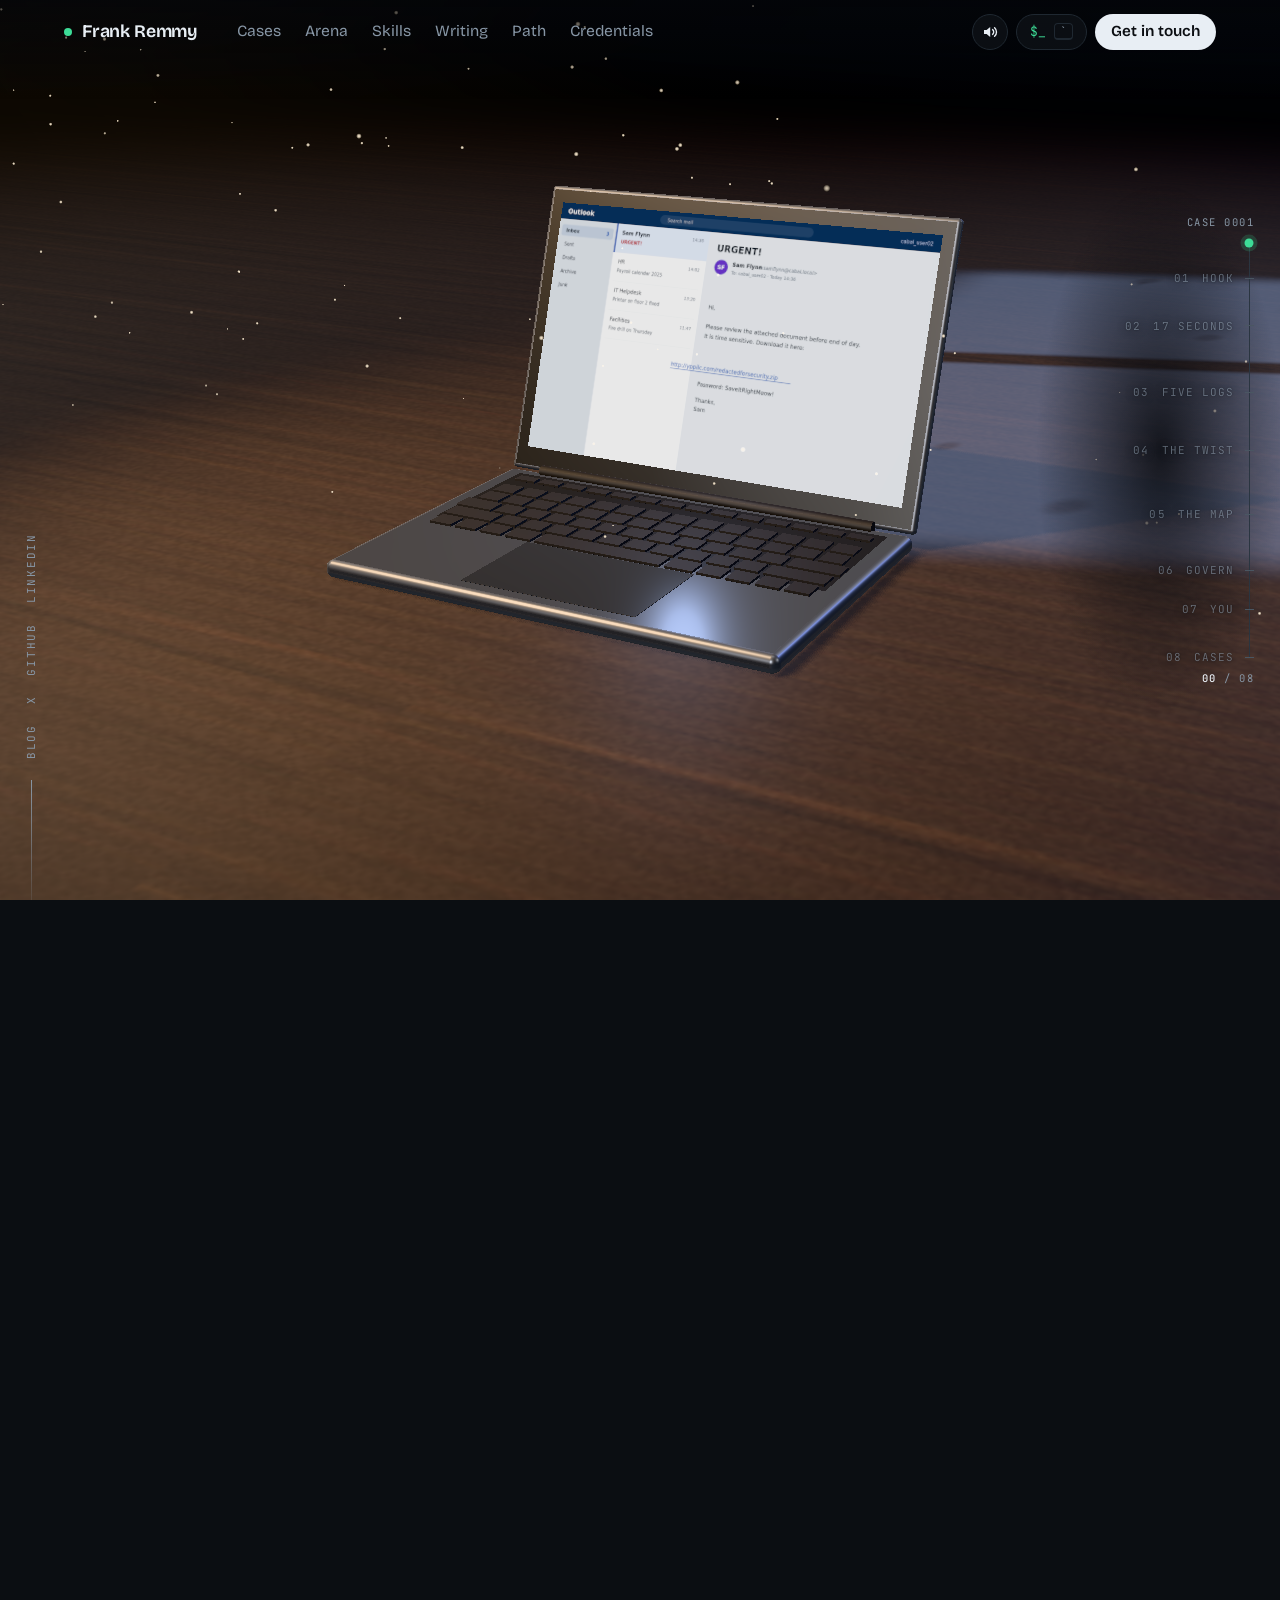
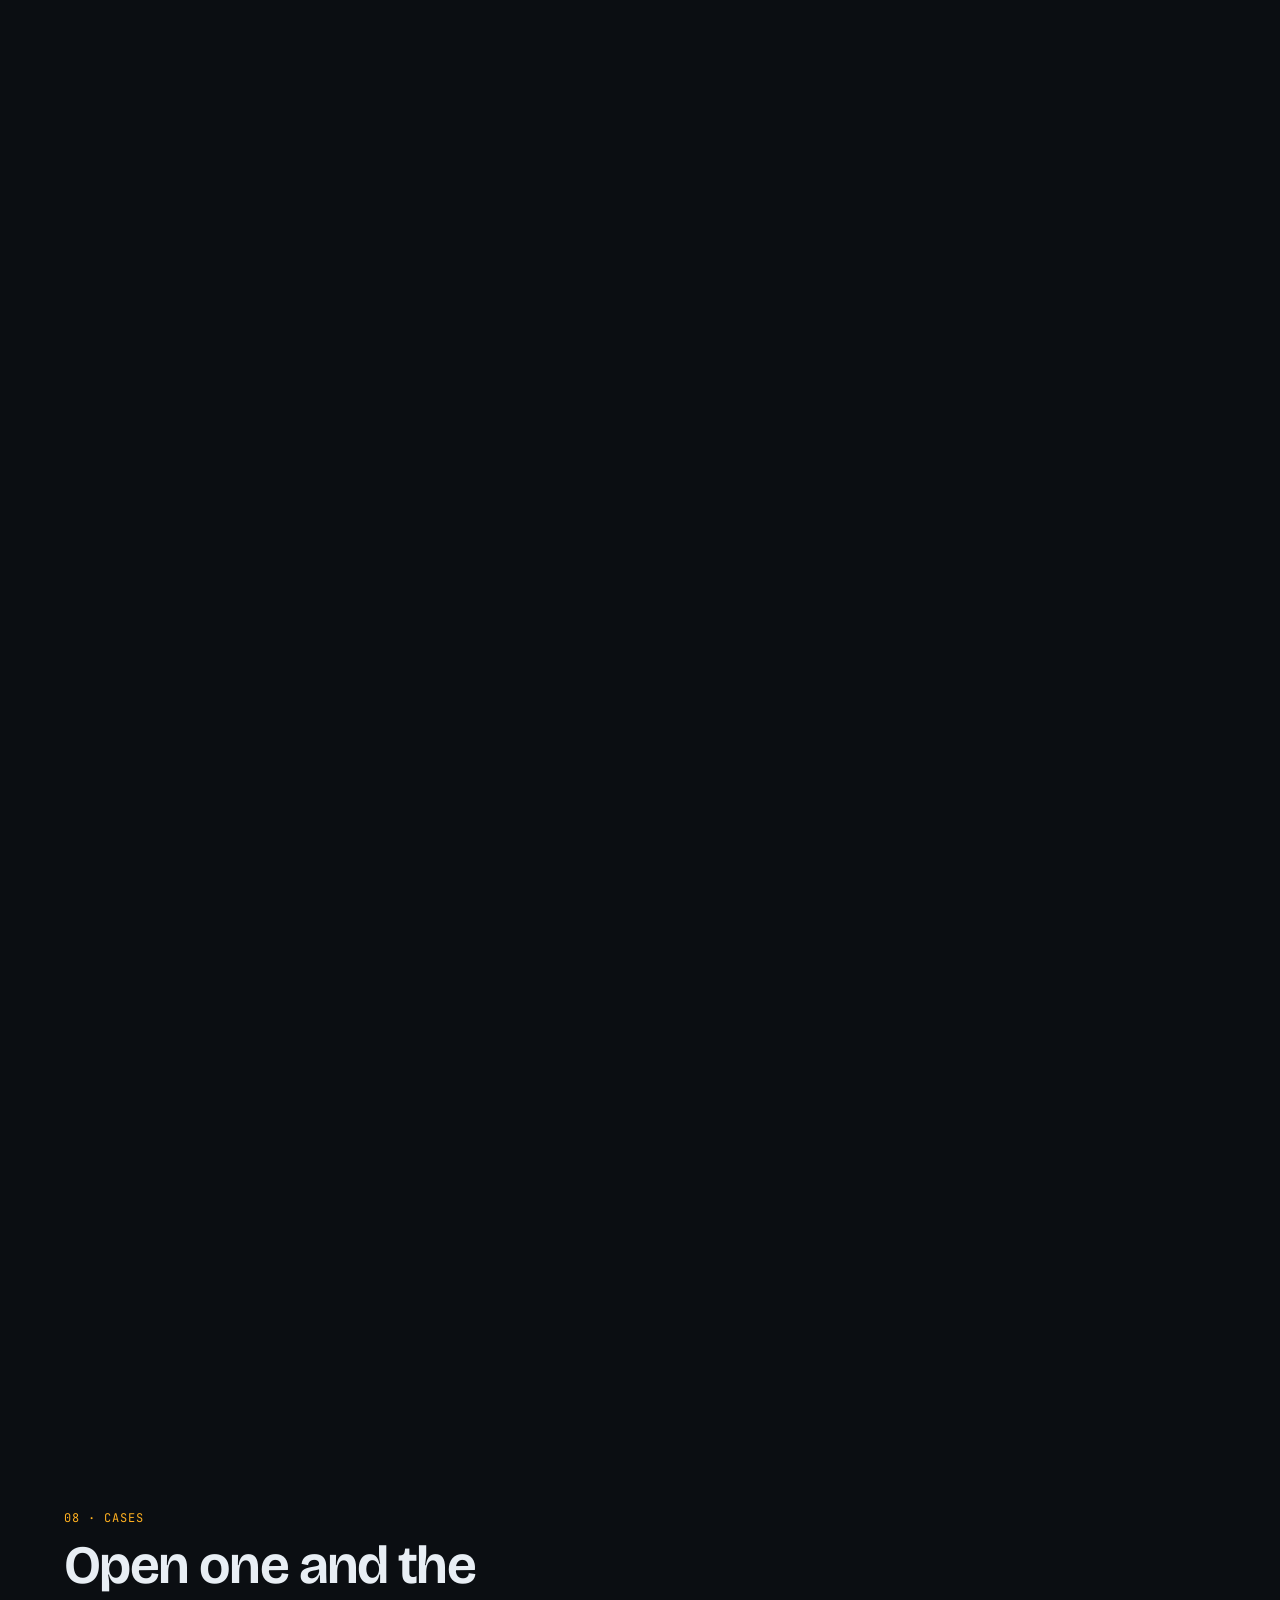
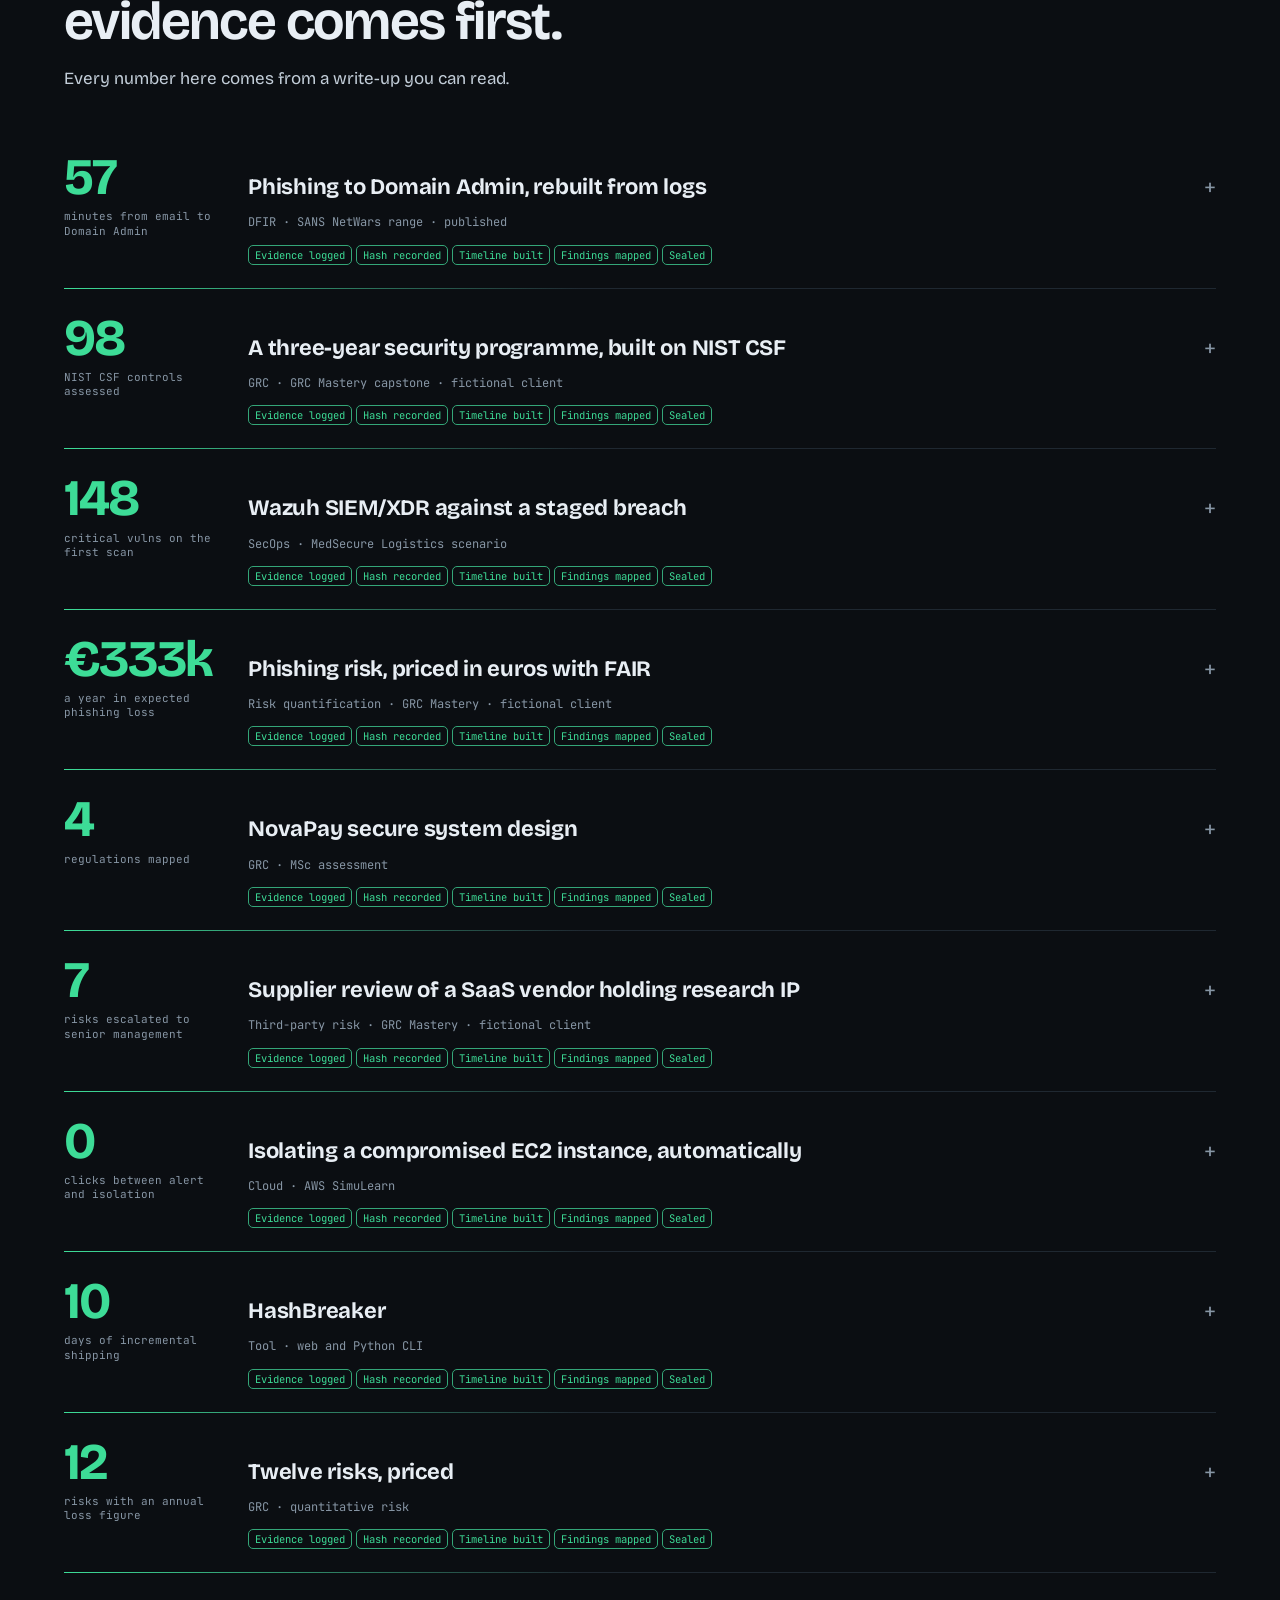
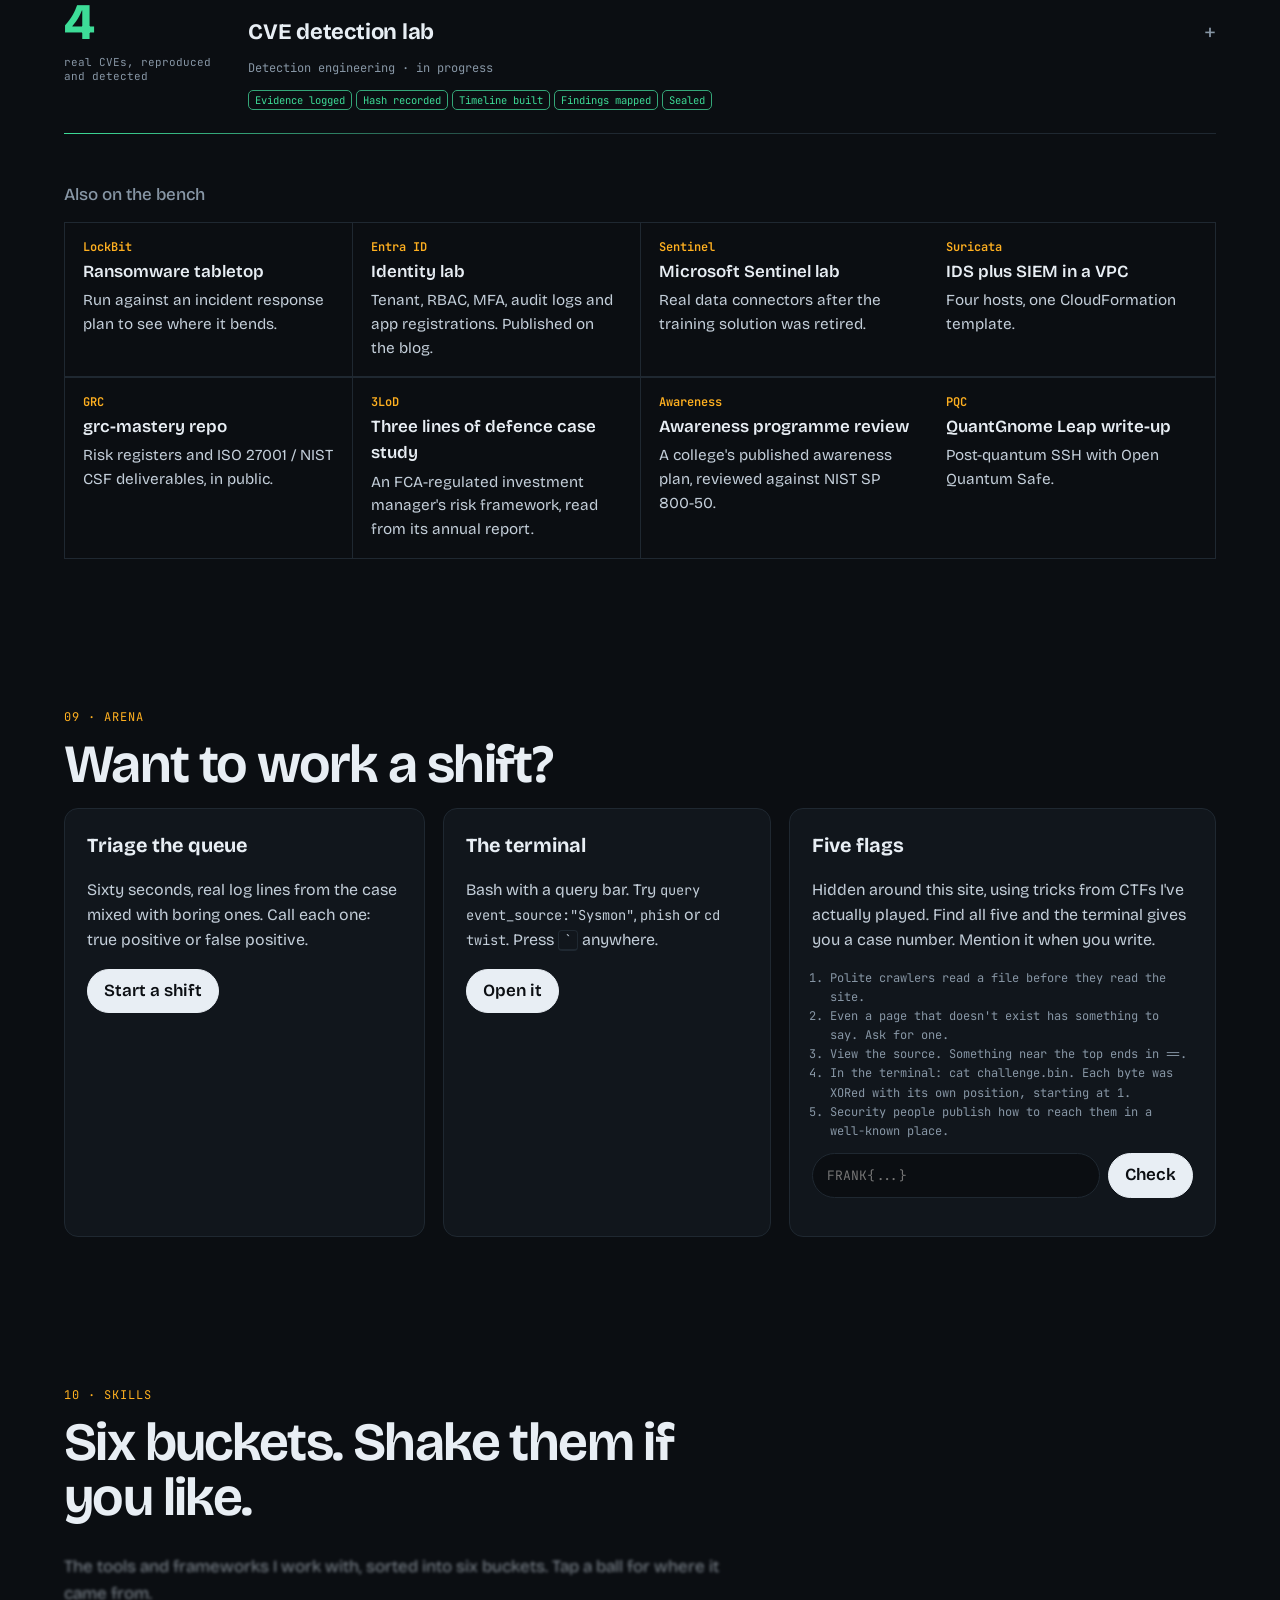
<file: index.html>
<!doctype html>
<html lang="en" data-tone="day">
<head>
<meta charset="utf-8">
<meta name="viewport" content="width=device-width, initial-scale=1, viewport-fit=cover">
<title>Frank Remmy · support engineer moving into security operations and GRC</title>
<meta name="description" content="Ugochukwu (Frank Remmy) Chigbata. Almost six years in L2/L3 support, MSc in IT Management and Cyber Security, Top 10 in Malta at the SANS CTF European Championship. Based in Malta.">
<meta name="theme-color" content="#0b0e12">
<link rel="preload" href="media/fonts/bricolage.woff2" as="font" type="font/woff2" crossorigin>
<link rel="preload" href="media/fonts/jbmono.woff2" as="font" type="font/woff2" crossorigin>
<link rel="stylesheet" href="css/site.css">
<script type="importmap">{ "imports": { "three": "./vendor/three.module.js" } }</script>
<!-- RlJBTkt7djFld19zMHVyY2VfYWx3NHlzfQ== -->
<script>
  // Runs before anything else so the first paint is the intake ticket, never the bare page. Every
  // visit gets the ticket; only the stills tooling (?film-p=) skips it.
  (function () {
    var d = document.documentElement, q = location.search, rm = matchMedia('(prefers-reduced-motion: reduce)').matches;
    if (/film-p=/.test(q)) d.classList.add('no-intro');
    if (rm) d.classList.add('calm');
  })();
</script>
<script type="application/ld+json">
{"@context":"https://schema.org","@type":"Person","name":"Ugochukwu Remigius Chigbata","alternateName":"Frank Remmy","jobTitle":"Support Engineer","homeLocation":{"@type":"Country","name":"Malta"},"sameAs":["https://www.linkedin.com/in/frankremmy/","https://github.com/frankremmy","https://x.com/ufrankremmy","https://frankremmy.wordpress.com/"],"knowsAbout":["Security operations","Digital forensics and incident response","ISO 27001","NIST CSF 2.0","Wazuh","ELK","Microsoft Sentinel","Active Directory","AWS","WordPress"]}
</script>
</head>
<body>

<div id="intro" aria-hidden="true">
  <div class="lid t"></div><div class="lid b"></div>
  <div class="ticket">
    <div class="tk-head"><span class="tk-dot"></span><span id="tk-title">ALERT · new visitor · severity: low</span></div>
    <pre id="tk-body"></pre>
  </div>
</div>

<canvas id="scene" aria-hidden="true"></canvas>
<div id="veil" aria-hidden="true"></div>

<header class="hdr nav" id="hdr">
  <a class="brand" href="#top" title="Back to the start of the film"><i class="live" aria-hidden="true"></i>Frank Remmy<span class="sr"> (open to new roles)</span></a>
  <nav class="hnav" id="hnav" aria-label="Sections">
    <a href="#cases" data-nav="cases">Cases</a>
    <a href="#skills" data-nav="skills">Skills</a>
    <a href="#path" data-nav="path">Path</a>
    <a href="#arena" data-nav="arena">Arena</a>
    <a href="#writing" data-nav="writing">Writing</a>
    <a href="#creds" data-nav="creds">Credentials</a>
  </nav>
  <div class="hact">
    <button type="button" class="hbtn hsnd" id="snd-btn" aria-pressed="false" aria-label="Mute sound" title="Mute the sound">
      <svg width="16" height="16" viewBox="0 0 16 16" aria-hidden="true"><path d="M2 6h2.6L8.2 3v10L4.6 10H2z" fill="currentColor"/><path class="wv" d="M10.6 5.6c.7.6 1.1 1.5 1.1 2.4s-.4 1.8-1.1 2.4M12.6 3.8c1.2 1.1 1.9 2.6 1.9 4.2s-.7 3.1-1.9 4.2" fill="none" stroke="currentColor" stroke-width="1.4" stroke-linecap="round"/><path class="mx" d="M10.8 6.2l3.4 3.6m0-3.6l-3.4 3.6" fill="none" stroke="currentColor" stroke-width="1.4" stroke-linecap="round"/></svg>
    </button>
    <button type="button" class="hbtn hterm" data-open-term aria-label="Open the terminal"><span class="ps">$_</span><kbd>`</kbd></button>
    <a class="hcta" href="#contact">Get in touch</a>
    <button type="button" class="hbtn hmenu" id="menu-btn" aria-expanded="false" aria-controls="menu"><i aria-hidden="true"></i><span>Menu</span></button>
  </div>
</header>
<div class="menu nav" id="menu" hidden></div>
<aside class="rail rail-l nav" id="rail-l" aria-label="Elsewhere"></aside>
<nav class="rail rail-r nav" id="rail-r" aria-label="Chapters of the film"></nav>


<section id="top" class="film" aria-label="The case, told as a film">
  <div class="film-in">
    <div class="caps" id="caps"></div>
  </div>
</section>

<main class="after">

  <section id="cases" class="sec">
    <p class="k">08 · Cases</p>
    <h2>Open one and the evidence comes first.</h2>
    <p class="lede" id="cases-lede">Every number here comes from a write-up you can read.</p>
    <div class="cases" id="cases-list"></div>
    <h3 class="also-h">Also on the bench</h3>
    <div class="also" id="also"></div>
  </section>

  <section id="skills" class="sec">
    <p class="k">09 · Skills</p>
    <h2>Six buckets. Shake them if you like.</h2>
    <p class="lede">The tools and frameworks I work with, sorted into six buckets. Tap a ball for where it came from.</p>
    <div class="tb-tools">
      <button type="button" data-tb="shake">Shake the buckets</button>
      <button type="button" data-tb="tidy">Tidy up</button>
    </div>
    <div class="toolbox">
      <canvas id="toolbox" aria-hidden="true"></canvas>
      <div class="tb-tip" id="tb-tip" hidden></div>
    </div>
    <ul class="sr" id="skills-sr"></ul>
    <div class="jar" aria-label="Things I won't claim">
      <div class="jar-lid">Sealed</div>
      <p class="jar-h">Won't claim</p>
      <ul id="wont"></ul>
      <p class="dim small">Tools I've read about but not used hands-on. If a job ad lists them, I'll tell you that straight.</p>
    </div>
  </section>

  <section id="path" class="sec pinned">
    <div class="pin">
      <p class="k">10 · Path</p>
      <h2>Nigeria to Malta, one log line at a time.</h2>
      <p class="lede">I studied Agricultural Economics &amp; Extension and kept ending up at a computer. Support taught me to read a broken system from the user's side. Security is the same job with an adversary in it.</p>
      <div class="path-stage">
        <div class="path-side" aria-hidden="true"><span id="path-yr">2018</span><span id="path-pl">Nigeria</span><i class="path-bar"><b></b></i></div>
        <ol class="log" id="path-log"></ol>
      </div>
    </div>
  </section>

  <section id="witnesses" class="sec pinned">
    <div class="pin">
      <p class="k">11 · Witness statements</p>
      <h2>People I've worked with, on the record.</h2>
      <div class="wits" id="wits"></div>
    </div>
  </section>

  <section id="arena" class="sec">
    <p class="k">12 · Arena</p>
    <h2>Want to work a shift?</h2>
    <div class="arena">
      <article class="ar">
        <h3>Triage the queue</h3>
        <p>Sixty seconds, real log lines from the case mixed with boring ones. Call each one: true positive or false positive.</p>
        <button type="button" id="triage-open">Start a shift</button>
        <p class="dim small" id="triage-best"></p>
      </article>
      <article class="ar">
        <h3>The terminal</h3>
        <p>Bash with a query bar. Try <code>query event_source:"Sysmon"</code>, <code>phish</code> or <code>cd twist</code>. Press <kbd>`</kbd> anywhere.</p>
        <button type="button" data-open-term>Open it</button>
      </article>
      <article class="ar">
        <h3>Five flags</h3>
        <p>Hidden around this site, using tricks from CTFs I've actually played. Find all five and the terminal gives you a case number. Mention it when you write.</p>
        <ol class="flags" id="flag-list"></ol>
        <form class="flag-form" id="flag-form"><input id="flag-in" placeholder="FRANK{...}" autocomplete="off" spellcheck="false" aria-label="Flag"><button type="submit">Check</button></form>
        <p class="small" id="flag-msg" aria-live="polite"></p>
      </article>
    </div>
  </section>

  <section id="writing" class="sec">
    <p class="k">13 · Writing</p>
    <h2>Notes from the lab.</h2>
    <p class="lede dim small" id="writing-src">The latest posts from my blog.</p>
    <ol class="posts" id="posts"></ol>
  </section>

  <section id="creds" class="sec">
    <p class="k">14 · Credentials</p>
    <h2>Papers, and placings.</h2>
    <div class="ranks" id="ranks"></div>
    <div class="creds" id="creds-list"></div>
  </section>

  <section id="contact" class="sec contact">
    <p class="k">15 · Contact</p>
    <h2>Got a queue, an audit or an incident?</h2>
    <p class="lede">I'm based in Malta and open to security operations, GRC and security-minded support roles, on site or remote.</p>
    <div class="ct-row" id="ct-row"></div>
  </section>

</main>

<footer class="foot">
  <div class="foot-in">
    <div class="foot-base">
      <p>Built by hand. No cookies, no trackers, no analytics. Your browser told me a few things and I kept them on this page.</p>
      <p class="dim">© <span id="yr"></span> Frank Remmy · <a href="/.well-known/security.txt">security.txt</a></p>
    </div>
  </div>
</footer>

<div id="term" class="term" role="dialog" aria-modal="false" aria-label="Terminal" hidden>
  <div class="term-bar"><span>frank@case-0001: ~</span><span class="dim small">simulated · nothing leaves your browser</span><button type="button" id="term-close" aria-label="Close the terminal">×</button></div>
  <div class="term-out" id="term-out" aria-live="polite"></div>
  <form class="term-in" id="term-form"><span class="ps">$</span><input id="term-in" autocomplete="off" autocapitalize="off" spellcheck="false" aria-label="Command"></form>
  <div class="term-chips" id="term-chips"></div>
</div>

<div id="triage" class="triage" role="dialog" aria-modal="true" aria-label="Triage game" hidden></div>

<div id="ransom" class="ransom" aria-hidden="true" hidden></div>

<noscript>
  <style>#intro,#scene{display:none!important}.film{height:auto!important}</style>
  <div class="sec"><p>This page plays a short film when JavaScript is on. Here's the plain version: Frank Remmy is a support engineer moving into security operations and GRC, based in Malta. See <a href="https://www.linkedin.com/in/frankremmy/">LinkedIn</a> and <a href="https://frankremmy.wordpress.com/">the blog</a>.</p></div>
</noscript>

<script type="module" src="js/main.js"></script>
</body>
</html>
</file>
<file: css/site.css>
@font-face { font-family: 'Bricolage Grotesque'; src: url(../media/fonts/bricolage.woff2) format('woff2'); font-weight: 200 800; font-display: swap; }
@font-face { font-family: 'JetBrains Mono'; src: url(../media/fonts/jbmono.woff2) format('woff2'); font-weight: 100 800; font-display: swap; }

:root {
  --bg: #0b0e12; --bg2: #11161c; --line: #1f2831; --ink: #e8eef4; --dim: #8796a5;
  --red: #ff5a47; --teal: #3ddc97; --amber: #ffb020; --blue: #4aa8ff;
  --sans: 'Bricolage Grotesque', system-ui, sans-serif; --mono: 'JetBrains Mono', ui-monospace, Consolas, monospace;
  --pad: clamp(20px, 5vw, 72px);
}
* { box-sizing: border-box; }
html { background: var(--bg); color: var(--ink); font: 17px/1.55 var(--sans); -webkit-font-smoothing: antialiased; }
body { margin: 0; overflow-x: hidden; }
a { color: inherit; }
button { font: inherit; color: inherit; cursor: pointer; }
code, kbd, pre { font-family: var(--mono); font-size: .86em; }
kbd { border: 1px solid var(--line); border-bottom-width: 2px; border-radius: 4px; padding: 0 5px; }
.dim { color: var(--dim); }
.small { font-size: .82rem; }
.sr { position: absolute; width: 1px; height: 1px; overflow: hidden; clip: rect(0 0 0 0); }
b { font-weight: 650; }

/* ---------- intake ticket ---------- */
#intro { position: fixed; inset: 0; z-index: 60; display: grid; place-items: center; pointer-events: auto; }
.lid { position: absolute; left: 0; right: 0; height: 50.5%; background: #07090c; transition: transform .9s cubic-bezier(.7,0,.2,1); }
.lid.t { top: 0; } .lid.b { bottom: 0; }
#intro.open .lid.t { transform: translateY(-101%); }
#intro.open .lid.b { transform: translateY(101%); }
#intro.open .ticket { opacity: 0; transform: translateY(-12px) scale(.98); }
#intro.gone { display: none; }
.ticket { position: relative; width: min(680px, 92vw); background: #0d1117; border: 1px solid #263240; border-radius: 12px; padding: 18px 22px 16px; font: 13.5px/1.7 var(--mono); box-shadow: 0 30px 80px rgba(0,0,0,.5); transition: opacity .4s, transform .4s; }
.tk-head { display: flex; align-items: center; gap: 10px; color: var(--amber); letter-spacing: .04em; text-transform: uppercase; font-size: 12px; margin-bottom: 10px; }
.tk-dot { width: 8px; height: 8px; border-radius: 50%; background: var(--amber); animation: ping 1.4s infinite; }
#tk-body { margin: 0; white-space: pre-wrap; min-height: 14em; color: #b9c6d3; font-size: inherit; }
#tk-body b { color: var(--ink); font-weight: 600; }
#tk-body .ok { color: var(--teal); }
#tk-body .guess { color: var(--amber); }
html.no-intro #intro { display: none; }
@keyframes ping { 50% { opacity: .25; } }

/* ---------- scene ---------- */
#scene { position: fixed; inset: 0; width: 100vw; height: 100vh; z-index: 0; display: block; }
#veil { position: fixed; inset: 0; background: var(--bg); opacity: 0; pointer-events: none; z-index: 1; }
html.nofilm #scene { display: none; }

/* ---------- film ---------- */
.film { position: relative; height: 1400vh; z-index: 2; }
.film-in { position: sticky; top: 0; height: 100vh; overflow: hidden; }
.caps { position: absolute; left: var(--pad); top: 0; bottom: 0; width: min(500px, 44vw); }
.cap { position: absolute; left: 0; right: 0; top: 50%; transform: translateY(-50%); opacity: 0; will-change: opacity, transform; }
.cap .k { margin-bottom: 14px; }
.cap h1, .cap h2 { font-size: clamp(2.1rem, 4.4vw, 3.6rem); line-height: 1.02; letter-spacing: -.03em; margin: 0 0 18px; font-weight: 650; }
.cap h1 b, .cap h2 b { color: var(--red); font-weight: inherit; }
.cap p { margin: 0; color: #c3ced9; max-width: 34em; text-shadow: 0 1px 12px rgba(0,0,0,.6); }
.cap .count { font: 700 clamp(3.4rem, 8vw, 6.4rem)/1 var(--sans); letter-spacing: -.04em; color: var(--teal); display: block; margin-bottom: 8px; }
.cap .play { margin-top: 18px; border: 1px solid var(--line); background: rgba(17,22,28,.8); border-radius: 999px; padding: 7px 14px; font-size: .86rem; }
.k { font: 12px var(--mono); letter-spacing: .08em; text-transform: uppercase; color: var(--amber); margin: 0; }
@media (max-width: 760px) {
  .caps { width: auto; right: var(--pad); }
  .cap { top: auto; bottom: 110px; transform: none; }
  .cap h1, .cap h2 { font-size: 2rem; }
  .cap p { font-size: .95rem; }
  /* On phones the captions sit over the lower half of the film; a scrim keeps them readable. */
  .film-in::before { content: ''; position: absolute; left: 0; right: 0; bottom: 0; height: 58%; pointer-events: none;
    background: linear-gradient(to top, rgba(4,6,10,.92) 55%, rgba(4,6,10,0)); opacity: var(--scrim, 1); }
  html.nofilm .film-in::before { display: none; }
}

/* No WebGL, or calm mode: the film becomes a plain list of its chapters. */
html.nofilm .film { height: auto; }
html.nofilm .film-in { position: static; height: auto; overflow: visible; padding: 110px 0 20px; }
html.nofilm .caps { position: static; width: auto; padding: 0 var(--pad); max-width: 780px; }
html.nofilm .cap { position: static; opacity: 1 !important; transform: none !important; margin-bottom: 72px; }

/* ---------- page after the film ---------- */
.after { position: relative; z-index: 3; background: var(--bg); }
.sec { padding: 110px var(--pad) 40px; max-width: 1280px; margin: 0 auto; }
.sec h2 { font-size: clamp(2rem, 4.2vw, 3.2rem); line-height: 1.04; letter-spacing: -.03em; margin: 12px 0 16px; font-weight: 650; max-width: 18ch; }
.lede { max-width: 40em; color: #c3ced9; margin: 0 0 36px; }

/* cases */
.cases { border-top: 0; }
.case { border-bottom: 1px solid var(--line); }
.case summary { list-style: none; display: grid; grid-template-columns: minmax(110px, 160px) 1fr auto; gap: 24px; align-items: baseline; padding: 24px 0; cursor: pointer; }
.case summary::-webkit-details-marker { display: none; }
.case .big { font: 700 clamp(2.2rem, 4vw, 3.2rem)/1 var(--sans); letter-spacing: -.04em; color: var(--teal); }
.case .unit { display: block; font: 11px/1.3 var(--mono); color: var(--dim); margin-top: 6px; }
.case h3 { margin: 0 0 4px; font-size: 1.3rem; letter-spacing: -.01em; }
.case .m { font: 12px var(--mono); color: var(--dim); }
.case .plus { font: 20px var(--mono); color: var(--dim); transition: transform .3s; }
.case[open] .plus { transform: rotate(45deg); }
.case .body { display: grid; grid-template-columns: minmax(110px, 160px) 1fr; gap: 24px; padding: 0 0 28px; }
.case .desc { grid-column: 2; }
.case[open] .desc { animation: up .5s both; }
@keyframes up { from { opacity: 0; transform: translateY(8px); } }
.case .desc p { margin: 0 0 14px; max-width: 46em; color: #c3ced9; }
.tools { display: flex; flex-wrap: wrap; gap: 6px; margin-bottom: 12px; }
.tools span { font: 12px var(--mono); background: var(--bg2); border-radius: 6px; padding: 3px 8px; color: #b9c6d3; }
.case a.read { font: 13px var(--mono); color: var(--amber); }
@media (max-width: 640px) { .case summary, .case .body { grid-template-columns: 1fr auto; } .case .bigw { grid-column: 1 / -1; } .case .desc { grid-column: 1 / -1; } }
.also-h { font-size: 1rem; margin: 48px 0 14px; color: var(--dim); font-weight: 500; }
.also { display: grid; grid-template-columns: repeat(auto-fill, minmax(260px, 1fr)); gap: 1px; background: var(--line); border: 1px solid var(--line); }
.also div { background: var(--bg); padding: 16px 18px; }
.also b { display: block; font: 600 12px var(--mono); color: var(--amber); margin-bottom: 4px; }
.also strong { display: block; font-weight: 600; margin-bottom: 4px; }
.also p { margin: 0; font-size: .9rem; color: #c3ced9; }

/* toolbox */
.tb-tools { display: flex; flex-wrap: wrap; gap: 8px; align-items: center; margin-bottom: 14px; }
.tb-tools button { border: 1px solid var(--line); background: var(--bg2); border-radius: 999px; padding: 7px 14px; font-size: .86rem; }
.toolbox { position: relative; height: clamp(420px, 52vw, 560px); border: 1px solid var(--line); border-radius: 14px; background: radial-gradient(ellipse at 50% 120%, #141b23, var(--bg)); touch-action: pan-y; }
#toolbox { width: 100%; height: 100%; display: block; }
@media (max-width: 760px) { .toolbox { height: 660px; } }
@media (max-width: 480px) { .toolbox { height: 980px; } }
.tb-tip { position: absolute; max-width: 260px; background: #0d1117; border: 1px solid #263240; border-radius: 10px; padding: 10px 12px; font-size: .84rem; pointer-events: none; box-shadow: 0 12px 30px rgba(0,0,0,.5); }
.tb-tip b { display: block; margin-bottom: 2px; }
.tb-tip .bucket { font: 11px var(--mono); color: var(--dim); }
.jar { margin: 26px 0 0 auto; max-width: 420px; border: 1px dashed #3a4654; border-radius: 16px 16px 26px 26px; padding: 30px 22px 18px; position: relative; background: rgba(17,22,28,.5); }
.jar-lid { position: absolute; left: 18px; right: 18px; top: -12px; background: #2a333d; border-radius: 6px; text-align: center; font: 11px/24px var(--mono); letter-spacing: .1em; text-transform: uppercase; color: var(--dim); }
.jar-h { margin: 0 0 8px; font-weight: 650; }
.jar ul { list-style: none; padding: 0; margin: 0 0 10px; display: flex; flex-wrap: wrap; gap: 6px; }
.jar li { position: relative; font: 12px var(--mono); border: 1px solid #3a4654; border-radius: 999px; padding: 3px 9px; color: var(--dim); }

/* path */
.log { list-style: none; padding: 0; margin: 0; font-family: var(--mono); border-left: 1px solid var(--line); }
.log li { position: relative; padding: 0 0 30px 28px; }
.log li::before { content: ''; position: absolute; left: -5px; top: 8px; width: 9px; height: 9px; border-radius: 50%; background: var(--bg); border: 1px solid var(--dim); }
.log li.now::before { background: var(--teal); border-color: var(--teal); }
.log .ln { font-size: 13px; color: var(--dim); }
.log .ln .st { color: var(--teal); }
.log h3 { font-family: var(--sans); font-size: 1.2rem; margin: 4px 0 2px; letter-spacing: -.01em; }
.log .o { font-size: 12px; color: var(--amber); }
.log p { font-family: var(--sans); margin: 6px 0 0; max-width: 40em; color: #c3ced9; }

/* witnesses */
.wits { columns: 3 300px; column-gap: 18px; }
.wit { break-inside: avoid; margin: 0 0 18px; border: 1px solid var(--line); border-radius: 12px; padding: 18px 20px; background: var(--bg2); }
.wit .no { font: 11px var(--mono); color: var(--dim); }
.wit blockquote { margin: 8px 0 12px; font-size: 1.02rem; }
.wit figcaption { font-size: .86rem; }
.wit figcaption span { color: var(--dim); display: block; font-size: .8rem; }

/* arena */
.arena { display: grid; grid-template-columns: 1.1fr 1fr 1.3fr; gap: 18px; }
@media (max-width: 960px) { .arena { grid-template-columns: 1fr; } }
.ar { border: 1px solid var(--line); border-radius: 14px; padding: 22px; background: var(--bg2); }
.ar h3 { margin: 0 0 8px; }
.ar p { color: #c3ced9; font-size: .94rem; }
.ar > button, .flag-form button { border: 1px solid var(--ink); background: var(--ink); color: var(--bg); border-radius: 999px; padding: 8px 16px; font-weight: 600; }
.flags { font: 12px/1.6 var(--mono); color: var(--dim); padding-left: 18px; }
.flags li.got { color: var(--teal); }
.flag-form { display: flex; gap: 8px; }
.flag-form input { flex: 1; min-width: 0; background: var(--bg); border: 1px solid var(--line); border-radius: 999px; padding: 8px 14px; color: var(--ink); font: 13px var(--mono); }

/* writing */
.posts { list-style: none; padding: 0; margin: 0; border-top: 1px solid var(--line); }
.posts li { border-bottom: 1px solid var(--line); }
.posts a { display: grid; grid-template-columns: 120px 1fr; gap: 20px; padding: 18px 0; text-decoration: none; }
.posts time { font: 12px var(--mono); color: var(--dim); padding-top: 4px; }
.posts b { font-size: 1.1rem; }
.posts a:hover b { color: var(--amber); }

/* creds */
.ranks { display: grid; grid-template-columns: repeat(auto-fit, minmax(220px, 1fr)); gap: 18px; margin-bottom: 30px; }
.rank .n { font: 700 3rem/1 var(--sans); letter-spacing: -.04em; color: var(--amber); }
.rank h3 { font-size: 1rem; margin: 8px 0 4px; }
.rank p { margin: 0; color: var(--dim); font-size: .9rem; }
.creds { display: grid; grid-template-columns: repeat(auto-fill, minmax(200px, 1fr)); gap: 14px; }
.cred { perspective: 900px; height: 190px; background: none; border: 0; padding: 0; text-align: left; }
.cred .in { position: relative; height: 100%; transform-style: preserve-3d; transition: transform .25s; transform: rotateX(var(--rx, 0deg)) rotateY(calc(var(--ry, 0deg) + (1 - var(--c)) * 180deg)); }
.cred.flip .in { transition: transform .6s; transform: rotateY(180deg); }
.cred .f, .cred .bk { position: absolute; inset: 0; backface-visibility: hidden; border: 1px solid var(--line); border-radius: 14px; padding: 16px; background: var(--bg2); display: flex; flex-direction: column; }
.cred .bk { transform: rotateY(180deg); font-size: .9rem; color: #c3ced9; }
.cred .seal { width: 52px; height: 52px; border-radius: 50%; border: 1px solid var(--teal); color: var(--teal); display: grid; place-items: center; text-align: center; font: 700 10px/1.1 var(--mono); margin-bottom: auto; }
.cred.pend .seal { border-color: var(--amber); color: var(--amber); border-style: dashed; }
.cred.past .seal { border-color: var(--dim); color: var(--dim); }
.cred h3 { font-size: .96rem; margin: 10px 0 2px; }
.cred .m { font: 11px var(--mono); color: var(--dim); }

/* contact */
.contact { padding-bottom: 120px; }
.ct-row { display: flex; flex-wrap: wrap; gap: 10px; }
.ct-row a, .ct-row button { border: 1px solid var(--line); background: var(--bg2); border-radius: 999px; padding: 10px 18px; text-decoration: none; font-size: .95rem; }
.ct-row .main { background: var(--ink); color: var(--bg); border-color: var(--ink); font-weight: 600; }
.foot { position: relative; z-index: 3; background: var(--bg); padding: 30px var(--pad) 50px; border-top: 1px solid var(--line); font-size: .86rem; }
.foot p { margin: 0 0 6px; }

/* ---------- terminal ---------- */
.term { position: fixed; left: 50%; top: 64px; transform: translateX(-50%); width: min(820px, 96vw); height: min(520px, 70vh); z-index: 50; display: flex; flex-direction: column; background: rgba(8,11,15,.97); border: 1px solid #263240; border-radius: 12px; box-shadow: 0 30px 90px rgba(0,0,0,.6); font: 13px/1.6 var(--mono); }
.term[hidden] { display: none; }
.term-bar { display: flex; gap: 14px; align-items: center; padding: 8px 14px; border-bottom: 1px solid var(--line); }
.term-bar button { margin-left: auto; background: none; border: 0; font-size: 18px; color: var(--dim); }
.term-out { flex: 1; overflow-y: auto; padding: 12px 14px; white-space: pre-wrap; word-break: break-word; }
.term-out .hd { color: var(--amber); }
.term-out .good { color: var(--teal); }
.term-out .bad { color: var(--red); }
.term-out .warn { color: var(--amber); }
.term-out .cmd { color: var(--ink); }
.term-out .cmd-i { color: var(--teal); cursor: pointer; text-decoration: underline dotted; }
.term-out a { color: var(--amber); }
.term-out .cmd::before { content: '$ '; color: var(--teal); }
.term-in { display: flex; gap: 8px; padding: 8px 14px; border-top: 1px solid var(--line); }
.term-in .ps { color: var(--teal); }
.term-in input { flex: 1; background: none; border: 0; outline: 0; color: var(--ink); font: inherit; }
.term-chips { display: flex; gap: 6px; padding: 0 14px 10px; flex-wrap: wrap; }
.term-chips button { border: 1px solid var(--line); background: none; border-radius: 999px; padding: 2px 10px; font: 12px var(--mono); color: var(--dim); }
.phish { position: relative; border: 1px solid #2c3742; border-radius: 10px; background: #f4f6f9; color: #1b2430; padding: 14px; font: 14px/1.5 var(--sans); white-space: normal; max-width: 520px; margin: 6px 0; }
.ph-head { display: flex; gap: 10px; align-items: center; }
.ph-av { width: 34px; height: 34px; border-radius: 50%; background: #7a4fd6; color: #fff; display: grid; place-items: center; font-weight: 600; font-size: 13px; }
.ph-from, .ph-to { color: #6a7685; font-size: 12.5px; }
.ph-subj { font-weight: 700; font-size: 18px; margin: 10px 0 6px; color: #c0262d; }
.ph-cta { background: #1f5fbf; color: #fff; border: 0; border-radius: 6px; padding: 8px 14px; }
.ph-actions { display: flex; gap: 8px; margin-top: 12px; }
.ph-actions button { border: 1px solid #c8d0da; background: #fff; border-radius: 6px; padding: 5px 10px; font-size: 13px; color: #1b2430; }
.ph-url { position: absolute; left: 14px; bottom: -30px; background: #14181e; color: #ffd9d4; font: 12px var(--mono); padding: 4px 8px; border-radius: 6px; opacity: 0; transition: opacity .2s; }
.ph-url.show { opacity: 1; }
.phish.done { pointer-events: none; }
.phish.done::after { content: attr(data-stamp); position: absolute; right: 16px; top: 18px; transform: rotate(-10deg); border: 3px solid var(--stamp); color: var(--stamp); font: 800 18px var(--mono); padding: 2px 10px; border-radius: 6px; letter-spacing: .1em; }

/* ---------- triage game ---------- */
.triage { position: fixed; inset: 0; z-index: 55; background: rgba(5,7,10,.92); display: grid; place-items: center; padding: 20px; }
.triage[hidden] { display: none; }
.tg { width: min(720px, 100%); background: #0d1117; border: 1px solid #263240; border-radius: 14px; padding: 22px; }
.tg-hud { display: flex; gap: 18px; font: 13px var(--mono); color: var(--dim); margin-bottom: 14px; align-items: center; }
.tg-hud b { color: var(--ink); }
.tg-hud .x { margin-left: auto; background: none; border: 0; color: var(--dim); font-size: 18px; }
.tg-time { height: 3px; background: var(--line); border-radius: 2px; margin-bottom: 18px; overflow: hidden; }
.tg-time i { display: block; height: 100%; background: var(--amber); transform-origin: left; }
.tg-log { font: 13px/1.7 var(--mono); background: #080b0f; border: 1px solid var(--line); border-radius: 10px; padding: 14px 16px; min-height: 150px; white-space: pre-wrap; word-break: break-word; }
.tg-log .f { color: var(--dim); }
.tg-btns { display: grid; grid-template-columns: 1fr 1fr; gap: 10px; margin-top: 14px; }
.tg-btns button { padding: 12px; border-radius: 10px; border: 1px solid var(--line); background: var(--bg2); font-weight: 600; }
.tg-btns .tp { border-color: rgba(255,90,71,.6); }
.tg-btns .fp { border-color: rgba(61,220,151,.5); }
.tg-why { min-height: 3.2em; margin-top: 12px; font-size: .92rem; color: #c3ced9; }
.tg-why .good { color: var(--teal); } .tg-why .bad { color: var(--red); }
.tg-end h3 { margin: 0 0 8px; font-size: 1.6rem; }
.tg-end button { margin-top: 14px; margin-right: 8px; border: 1px solid var(--ink); background: var(--ink); color: var(--bg); border-radius: 999px; padding: 8px 16px; font-weight: 600; }

/* ---------- ransom note ending ---------- */
.ransom { position: fixed; inset: 0; z-index: 70; background: #0a0000; color: #ffdfdc; display: grid; place-items: center; font-family: var(--mono); padding: 24px; animation: glitch .35s steps(2) 2; }
.ransom[hidden] { display: none; }
.rn { max-width: 640px; border: 2px solid var(--red); padding: 28px; background: #160303; }
.rn h3 { color: var(--red); margin: 0 0 12px; font-size: 1.3rem; letter-spacing: .06em; }
.rn p { margin: 0 0 12px; font-size: 14px; }
.rn .tm { font-size: 2.2rem; color: var(--red); letter-spacing: .1em; margin: 14px 0; }
.rn button { border: 1px solid #ffdfdc; background: none; border-radius: 4px; padding: 8px 14px; margin-right: 8px; font: 13px var(--mono); }
@keyframes glitch { 0% { transform: translate(0); filter: none; } 50% { transform: translate(-6px, 2px); filter: hue-rotate(90deg); } 100% { transform: translate(4px, -2px); } }

/* ---------- scroll scrub ----------
   scrub.js sets --e (0 to 1) on [data-s] elements as they rise up the screen, and on [data-pin]
   sections across their stuck length. Everything here is a pure function of --e, so it follows the
   scroll both ways. var(--e, 1) means content is simply there if the script never runs. */
.sec .k[data-s] { clip-path: inset(0 calc((1 - var(--e, 1)) * 100%) 0 0); }
.sec h2 .w { display: inline-block; --w: clamp(0, calc(var(--e, 1) * (var(--n) + 2) - var(--i)), 1);
  opacity: var(--w); transform: translateY(calc((1 - var(--w)) * .55em)) rotate(calc((1 - var(--w)) * 5deg)); transform-origin: left bottom; }
.sec .lede[data-s], .tb-tools[data-s], .also-h[data-s] { opacity: var(--e, 1); transform: translateY(calc((1 - var(--e, 1)) * 34px)); filter: blur(calc((1 - var(--e, 1)) * 5px)); }

/* cases: a rule draws across, the number counts (main.js), the title slides in, the chain of
   custody lights step by step */
.case { --c: clamp(0, calc(var(--e, 1) * 1.4), 1); opacity: clamp(0, calc(var(--e, 1) * 2.4), 1); border-bottom: 0; }
.case summary { position: relative; }
.case .rule { position: absolute; left: 0; right: 0; bottom: 0; height: 1px; background: linear-gradient(90deg, var(--teal), var(--line) 45%); transform-origin: left; transform: scaleX(var(--c)); }
.case .bigw { transform: translateX(calc((1 - var(--c)) * -46px)); }
.case .ttl { opacity: var(--c); transform: translateX(calc((1 - var(--c)) * 70px)); }
.trail { display: flex; flex-wrap: wrap; gap: 4px; margin-top: 10px; font: 10.5px var(--mono); }
.trail i { --on: clamp(0, calc(var(--e, 1) * 7 - var(--i) - 1.6), 1); font-style: normal; border: 1px solid color-mix(in srgb, var(--teal) calc(var(--on) * 70%), var(--line)); border-radius: 5px; padding: 2px 6px;
  color: color-mix(in srgb, var(--teal) calc(var(--on) * 100%), var(--dim)); opacity: calc(.22 + .78 * var(--on)); }
.also div { --c: clamp(0, calc(var(--e, 1) * 1.3 - var(--k) * .12), 1); opacity: var(--c); transform: perspective(700px) rotateX(calc((1 - var(--c)) * 70deg)); transform-origin: 50% 0; }

/* skills: the jar's lid comes down and seals it, then each claim gets struck through */
.jar { --c: clamp(0, calc(var(--e, 1) * 1.6), 1); }
.jar-lid { transform: translateY(calc((1 - var(--c)) * -80px)) rotate(calc((1 - var(--c)) * -9deg)); opacity: calc(.3 + .7 * var(--c)); }
.jar li::after { content: ''; position: absolute; left: 7px; right: 7px; top: 50%; height: 1.5px; background: rgba(255,90,71,.75); transform-origin: left;
  transform: scaleX(clamp(0, calc(var(--e, 1) * 3.2 - 1.2 - var(--i) * .12), 1)); }

/* path: the section sticks; one entry at a time takes the stage while the year and country flip */
.pinned { max-width: none; padding: 0; }
/* Full-bleed, so things travelling sideways run to the screen edge; the padding keeps text on the page grid. */
.pinned .pin { position: sticky; top: 0; height: 100vh; overflow: hidden; padding: 64px max(var(--pad), calc((100vw - 1280px) / 2 + var(--pad))) 28px; display: flex; flex-direction: column; }
.pinned .wits { margin-right: calc(-1 * max(var(--pad), calc((100vw - 1280px) / 2 + var(--pad)))); padding-right: var(--pad); }
#path.pinned { height: calc(100vh + var(--rows, 9) * 55vh); }
.path-stage { flex: 1; min-height: 0; display: grid; grid-template-columns: minmax(200px, 320px) 1fr; gap: 48px; align-items: center; }
#path-yr { display: block; font: 700 clamp(4rem, 11vw, 9rem)/.9 var(--sans); letter-spacing: -.05em; font-variant-numeric: tabular-nums; }
#path-pl { display: block; margin-top: 12px; font: 13px var(--mono); letter-spacing: .16em; text-transform: uppercase; color: var(--amber); }
.path-bar { display: block; position: relative; height: 2px; margin-top: 24px; background: var(--line); }
.path-bar b { position: absolute; inset: 0; background: var(--teal); transform-origin: left; transform: scaleX(var(--e, 1)); }
.pinned .log { position: relative; height: 100%; border: 0; }
.pinned .log li { position: absolute; left: 0; right: 0; top: 50%; padding: 4px 0 4px 26px; border-left: 2px solid var(--teal);
  opacity: clamp(0, calc(1 - var(--a, 0) * 1.25), 1); filter: blur(calc(var(--a, 0) * 3px));
  transform: translateY(calc(-50% + var(--d, 0) * 120px)) scale(calc(1 - var(--a, 0) * .07)); transform-origin: left center; }
.pinned .log li::before { display: none; }
.pinned .log h3 { font-size: clamp(1.4rem, 2.6vw, 2rem); }
.pinned .log p { font-size: 1.05rem; }

/* witnesses: stuck, and the statements travel sideways past you */
#witnesses.pinned { height: 340vh; }
.pinned .wits { columns: auto; flex: 1; display: flex; align-items: center; gap: 22px; transform: translateX(calc(var(--e, 0) * -1 * var(--travel, 0px))); will-change: transform; }
.pinned .wit { flex: 0 0 min(400px, 80vw); margin: 0; }
.pinned .wit:nth-child(odd) { transform: translateY(-16px) rotate(-1.2deg); }
.pinned .wit:nth-child(even) { transform: translateY(18px) rotate(1deg); }
.pinned .wit blockquote { font-size: 1.15rem; }

/* arena: the three cards are dealt onto the table */
.ar { --c: clamp(0, calc(var(--e, 1) * 1.35 - var(--k) * .16), 1); opacity: var(--c);
  transform: translateY(calc((1 - var(--c)) * 140px)) rotate(calc((1 - var(--c)) * (var(--k) - 1) * 7deg)); }

/* writing: rows slide in, dates type */
.posts li { --c: clamp(0, calc(var(--e, 1) * 1.6), 1); opacity: var(--c); transform: translateX(calc((1 - var(--c)) * 90px)); }
.posts time { clip-path: inset(0 calc((1 - var(--c)) * 100%) 0 0); }

/* credentials: placings count down (main.js), badges flip from their backs to their faces */
.rank { opacity: clamp(0, calc(var(--e, 1) * 2 - var(--k) * .3), 1); transform: translateY(calc((1 - clamp(0, calc(var(--e, 1) * 1.5), 1)) * 40px)); }
.cred { --c: clamp(0, calc(var(--e, 1) * 1.5 - var(--k) * .12), 1); opacity: clamp(0, calc(var(--c) * 3), 1); }

/* contact */
.ct-row > * { --c: clamp(0, calc(var(--e, 1) * 1.5 - var(--k) * .1), 1); opacity: var(--c); transform: translateY(calc((1 - var(--c)) * 30px)) scale(calc(.9 + .1 * var(--c))); }

@media (max-width: 760px) {
  .path-stage { grid-template-columns: 1fr; grid-template-rows: auto 1fr; gap: 10px; align-items: stretch; }
  .path-side { display: flex; align-items: baseline; gap: 14px; }
  #path-yr { font-size: 3.4rem; }
  .path-bar { flex: 1; margin: 0; align-self: center; }
  .pinned .log li { top: 40%; }
  .pinned .log p { font-size: .95rem; }
}

/* reduced motion: nothing sticks, nothing travels */
html.calm .pinned { height: auto !important; padding: 110px var(--pad) 40px; max-width: 1280px; }
html.calm .pinned .pin { position: static; height: auto; overflow: visible; padding: 0; }
html.calm .path-side { display: none; }
html.calm .path-stage { display: block; }
html.calm .pinned .log { height: auto; }
html.calm .pinned .log li { position: relative; top: auto; transform: none; opacity: 1; filter: none; margin-bottom: 26px; }
html.calm .pinned .wits { flex-wrap: wrap; transform: none; }
html.calm .pinned .wit { flex: 1 1 300px; transform: none; }

@media (prefers-reduced-motion: reduce) { *, *::before, *::after { animation: none !important; transition: none !important; } }

/* ---------- site chrome: header, phone menu, film rails, footer ----------
   Markup in index.html, behaviour in js/chrome.js. The header is 64px tall: the terminal and the
   pinned sections already leave that room at the top. */
:focus-visible { outline: 2px solid var(--amber); outline-offset: 3px; border-radius: 4px; }
.brand { display: inline-flex; align-items: center; gap: 10px; font-weight: 650; font-size: 1.04rem; letter-spacing: -.01em; text-decoration: none; white-space: nowrap; }
.live { width: 8px; height: 8px; border-radius: 50%; background: var(--teal); flex: none; animation: live 2.6s infinite; }
@keyframes live { 0% { box-shadow: 0 0 0 0 rgba(61,220,151,.5); } 70%, 100% { box-shadow: 0 0 0 9px rgba(61,220,151,0); } }

.hdr { position: fixed; top: 0; left: 0; right: 0; z-index: 44; height: calc(64px + env(safe-area-inset-top, 0px)); padding: env(safe-area-inset-top, 0px) max(var(--pad), env(safe-area-inset-right, 0px)) 0 max(var(--pad), env(safe-area-inset-left, 0px));
  display: flex; align-items: center; gap: 28px; border-bottom: 1px solid transparent; transition: background-color .35s, border-color .35s; }
/* Over the film the header is only a shade, so the scene runs to the top edge. */
.hdr::before { content: ''; position: absolute; inset: 0 0 -36px; z-index: -1; pointer-events: none; background: linear-gradient(rgba(4,6,10,.72), rgba(4,6,10,0)); transition: opacity .35s; }
.hdr.solid { background: rgba(11,14,18,.86); -webkit-backdrop-filter: blur(14px) saturate(1.2); backdrop-filter: blur(14px) saturate(1.2); border-bottom-color: var(--line); }
.hdr.solid::before { opacity: 0; }
.hnav { display: flex; gap: 2px; }
.hnav a { position: relative; padding: 8px 11px; font-size: .92rem; color: var(--dim); text-decoration: none; transition: color .2s; }
.hnav a::after { content: ''; position: absolute; left: 11px; right: 11px; bottom: 2px; height: 2px; border-radius: 2px; background: var(--amber); transform: scaleX(0); transform-origin: left; transition: transform .35s cubic-bezier(.2,.8,.2,1); }
.hnav a:hover { color: var(--ink); }
.hnav a[aria-current="true"] { color: var(--ink); }
.hnav a[aria-current="true"]::after { transform: scaleX(1); }
.hact { margin-left: auto; display: flex; align-items: center; gap: 8px; }
.hbtn { height: 36px; padding: 0 13px; display: inline-flex; align-items: center; gap: 8px; border: 1px solid var(--line); background: rgba(17,22,28,.6); border-radius: 999px; font: 13px var(--mono); transition: border-color .2s; }
.hbtn:hover { border-color: #3a4654; }
.hterm .ps, .menu .ps { color: var(--teal); }
.hsnd { width: 36px; padding: 0; justify-content: center; }
.hsnd .mx { display: none; }
.hsnd[aria-pressed="true"] { color: var(--dim); }
.hsnd[aria-pressed="true"] .wv { display: none; }
.hsnd[aria-pressed="true"] .mx { display: inline; }
.hterm kbd { font-size: 11px; color: var(--dim); }
.hcta { height: 36px; padding: 0 16px; display: inline-flex; align-items: center; border-radius: 999px; background: var(--ink); color: var(--bg); font-weight: 600; font-size: .9rem; text-decoration: none; white-space: nowrap; }
.hmenu { display: none; }
.hmenu i { position: relative; width: 14px; height: 8px; border-top: 1.5px solid currentColor; border-bottom: 1.5px solid currentColor; transition: transform .3s; }
.hmenu[aria-expanded="true"] i { transform: scaleY(.2); }
@media (max-width: 1080px) { .hnav { display: none; } .hmenu { display: inline-flex; } }
@media (max-width: 560px) { .hdr { gap: 12px; } .hcta { display: none; } .hterm kbd { display: none; } }
@media (hover: none) { .hterm kbd { display: none; } }

/* phone and tablet menu: drops under the header */
.menu { position: fixed; inset: 0; z-index: 43; overflow-y: auto; background: rgba(8,11,15,.97); padding: calc(84px + env(safe-area-inset-top, 0px)) var(--pad) calc(32px + env(safe-area-inset-bottom, 0px)); }
.menu[hidden] { display: none; }
html.menu-open { overflow: hidden; }
html.menu-open .hdr { background: transparent; border-bottom-color: transparent; -webkit-backdrop-filter: none; backdrop-filter: none; }
html.menu-open .hdr::before { opacity: 0; }
.menu-list { list-style: none; margin: 0; padding: 0; border-top: 1px solid var(--line); }
.menu-list li { border-bottom: 1px solid var(--line); animation: up .45s both; }
.menu-list li:nth-child(2) { animation-delay: .03s; } .menu-list li:nth-child(3) { animation-delay: .06s; } .menu-list li:nth-child(4) { animation-delay: .09s; }
.menu-list li:nth-child(5) { animation-delay: .12s; } .menu-list li:nth-child(6) { animation-delay: .15s; } .menu-list li:nth-child(7) { animation-delay: .18s; } .menu-list li:nth-child(8) { animation-delay: .21s; }
.menu-list a { display: flex; align-items: baseline; gap: 16px; padding: 14px 0; font-size: clamp(1.6rem, 6vw, 2.2rem); font-weight: 650; letter-spacing: -.03em; text-decoration: none; }
.menu-list a[aria-current="true"] { color: var(--amber); }
.menu .no { font: 12px var(--mono); color: var(--dim); letter-spacing: .04em; min-width: 2.2em; font-variant-numeric: tabular-nums; }
.menu-more { margin-top: 28px; display: grid; gap: 14px; justify-items: start; }
.menu-more button { border: 1px solid var(--line); background: var(--bg2); border-radius: 999px; padding: 9px 16px; font: 13px var(--mono); }
.menu-more ul { list-style: none; padding: 0; margin: 0; display: flex; flex-wrap: wrap; gap: 8px 20px; }
.menu-more a { color: #c3ced9; text-decoration: none; }

/* film rails: hidden until the intake ticket opens, gone once the film fades to the page */
.rail { position: fixed; z-index: 42; opacity: 0; visibility: hidden; transition: opacity .6s, visibility .6s; }
html.rails-on .rail { opacity: 1; visibility: visible; }
html.menu-open .rail { opacity: 0; visibility: hidden; }

/* left: elsewhere, read bottom to top, on a line that runs off the bottom edge */
.rail-l { left: max(24px, env(safe-area-inset-left, 0px)); bottom: 0; display: flex; flex-direction: column; align-items: center; gap: 14px; }
.rail-l a { writing-mode: vertical-rl; transform: rotate(180deg); padding: 3px 0; font: 11px var(--mono); letter-spacing: .16em; text-transform: uppercase; color: var(--dim); text-decoration: none; transition: color .2s, transform .25s; }
.rail-l a:hover, .rail-l a:focus-visible { color: var(--ink); transform: rotate(180deg) translateY(3px); }
.rail-line { width: 1px; height: clamp(56px, 14vh, 120px); margin-top: 4px; background: linear-gradient(var(--dim), rgba(135,150,165,.15)); }

/* right: chapters on a track, spaced by when they happen in the scroll */
.rail-r { right: max(26px, env(safe-area-inset-right, 0px)); top: 50%; transform: translateY(-50%); display: flex; flex-direction: column; align-items: flex-end; gap: 14px; }
.rail-cap, .rail-pos { margin: 0; font: 10.5px var(--mono); letter-spacing: .14em; text-transform: uppercase; color: var(--dim); white-space: nowrap; font-variant-numeric: tabular-nums; }
.rail-pos b { color: var(--ink); font-weight: 500; }
.rail-pos span { display: none; }
.rail-track { position: relative; width: 22px; height: clamp(230px, 46vh, 420px); margin-right: -6px; cursor: ns-resize; touch-action: none; }
.rail-track::before { content: ''; position: absolute; left: calc(50% - .5px); top: 0; bottom: 0; width: 1px; background: #2a3540; }
.rail-fill { position: absolute; left: calc(50% - 1px); top: 0; width: 2px; height: 100%; border-radius: 2px; background: linear-gradient(var(--teal), rgba(61,220,151,.55)); transform-origin: top; transform: scaleY(var(--p, 0)); }
.rail-head { position: absolute; left: 50%; top: calc(var(--p, 0) * 100%); width: 9px; height: 9px; border-radius: 50%; background: var(--teal); transform: translate(-50%, -50%); box-shadow: 0 0 0 4px rgba(61,220,151,.18); pointer-events: none; transition: box-shadow .2s; }
html.scrubbing .rail-head { box-shadow: 0 0 0 7px rgba(61,220,151,.22); }
html.scrubbing, html.scrubbing * { cursor: ns-resize !important; user-select: none; -webkit-user-select: none; }
.rail-stop { position: absolute; right: 0; top: calc(var(--at) * 100%); transform: translateY(-50%); display: flex; align-items: center; gap: 10px; padding: 5px 0; background: none; border: 0; cursor: pointer; }
.rail-lbl { font: 11px var(--mono); letter-spacing: .1em; text-transform: uppercase; color: var(--dim); white-space: nowrap; opacity: 0; text-shadow: 0 1px 10px rgba(0,0,0,.9), 0 0 2px rgba(0,0,0,.8); transition: opacity .3s, color .3s, transform .3s; }
.rail-lbl b { font-weight: 400; margin-right: 4px; }
.rail-tick { width: 9px; height: 1px; margin-right: 6.5px; background: #4a5662; transition: width .3s, background .3s, margin .3s; }
.rail-stop.past .rail-tick { background: rgba(61,220,151,.6); }
.rail-stop.now .rail-lbl { opacity: 1; color: var(--ink); transform: translateX(-4px); }
.rail-stop.now .rail-lbl b { color: var(--teal); }
.rail-stop.now .rail-tick { width: 15px; margin-right: 3.5px; height: 2px; background: var(--teal); }
/* Only the current chapter is named, so the labels never sit on the film's own. Before the first
   chapter the rail reads as a contents list, and hovering it names every stop again. */
.rail-r.toc .rail-lbl { opacity: .6; }
.rail-r:hover .rail-lbl, .rail-r:focus-within .rail-lbl { opacity: .95; }
.rail-r::before { content: ''; position: absolute; inset: -30px -30px -30px -150px; z-index: -1; pointer-events: none; background: radial-gradient(closest-side, rgba(4,6,10,.82), rgba(4,6,10,0)); opacity: 0; transition: opacity .3s; }
.rail-r:hover::before, .rail-r:focus-within::before, .rail-r.toc::before { opacity: 1; }
.rail-stop:hover .rail-lbl { color: var(--ink); }

/* leave room on the left for the rail beside the film's captions */
@media (min-width: 761px) { html.rails-on .caps { left: max(var(--pad), 78px); } }

/* phones: no left rail; the chapter track lies flat along the bottom, under the captions */
@media (max-width: 760px) {
  .rail-l { display: none; }
  .rail-r { top: auto; transform: none; left: var(--pad); right: var(--pad); bottom: calc(14px + env(safe-area-inset-bottom, 0px)); flex-direction: column; align-items: stretch; gap: 4px; }
  .rail-cap { display: none; }
  .rail-pos { order: -1; }
  .rail-pos span { display: inline; margin-left: 10px; color: var(--ink); }
  .rail-track { width: auto; height: 30px; margin: 0; cursor: ew-resize; touch-action: pan-y; }
  .rail-track::before { left: 0; right: 0; top: calc(50% - .5px); bottom: auto; width: auto; height: 1px; }
  .rail-fill { left: 0; top: calc(50% - 1px); width: 100%; height: 2px; transform-origin: left; transform: scaleX(var(--p, 0)); }
  .rail-head { left: calc(var(--p, 0) * 100%); top: 50%; }
  html.scrubbing, html.scrubbing * { cursor: ew-resize !important; }
  .rail-stop { right: auto; left: calc(var(--at) * 100%); top: 0; bottom: 0; width: 28px; padding: 0; justify-content: center; transform: translateX(-50%); }
  .rail-lbl { position: absolute; width: 1px; height: 1px; overflow: hidden; clip: rect(0 0 0 0); }
  .rail-tick, .rail-stop.now .rail-tick { width: 1px; height: 9px; margin: 0; }
  .rail-stop.now .rail-tick { width: 2px; height: 13px; }
  .cap { bottom: calc(118px + env(safe-area-inset-bottom, 0px)); }
}

/* footer: one line of small print */
.foot { padding: 28px var(--pad) calc(36px + env(safe-area-inset-bottom, 0px)); font-size: .84rem; }
.foot-in { max-width: calc(1280px - 2 * var(--pad)); margin: 0 auto; }
.foot-base { display: flex; flex-wrap: wrap; justify-content: space-between; gap: 8px 32px; }
.foot-base p { margin: 0; max-width: 62ch; }
</file>
